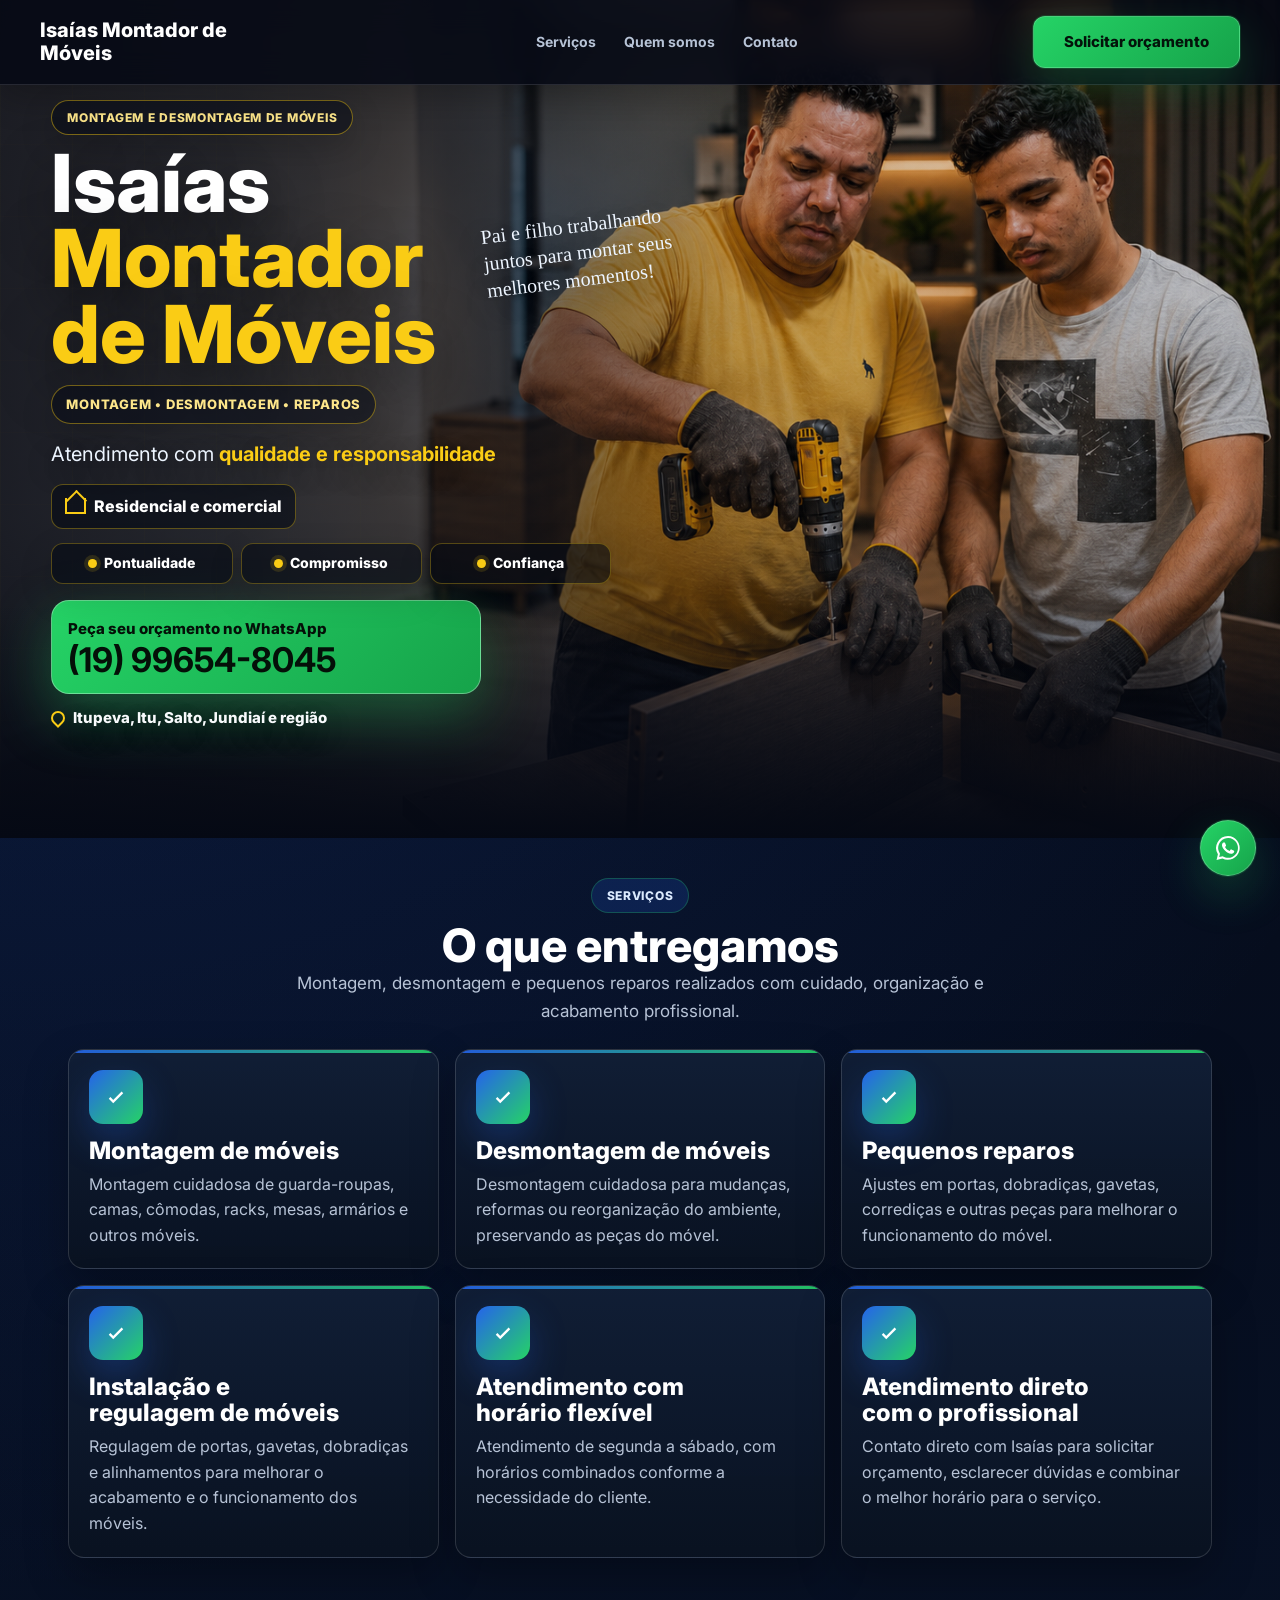
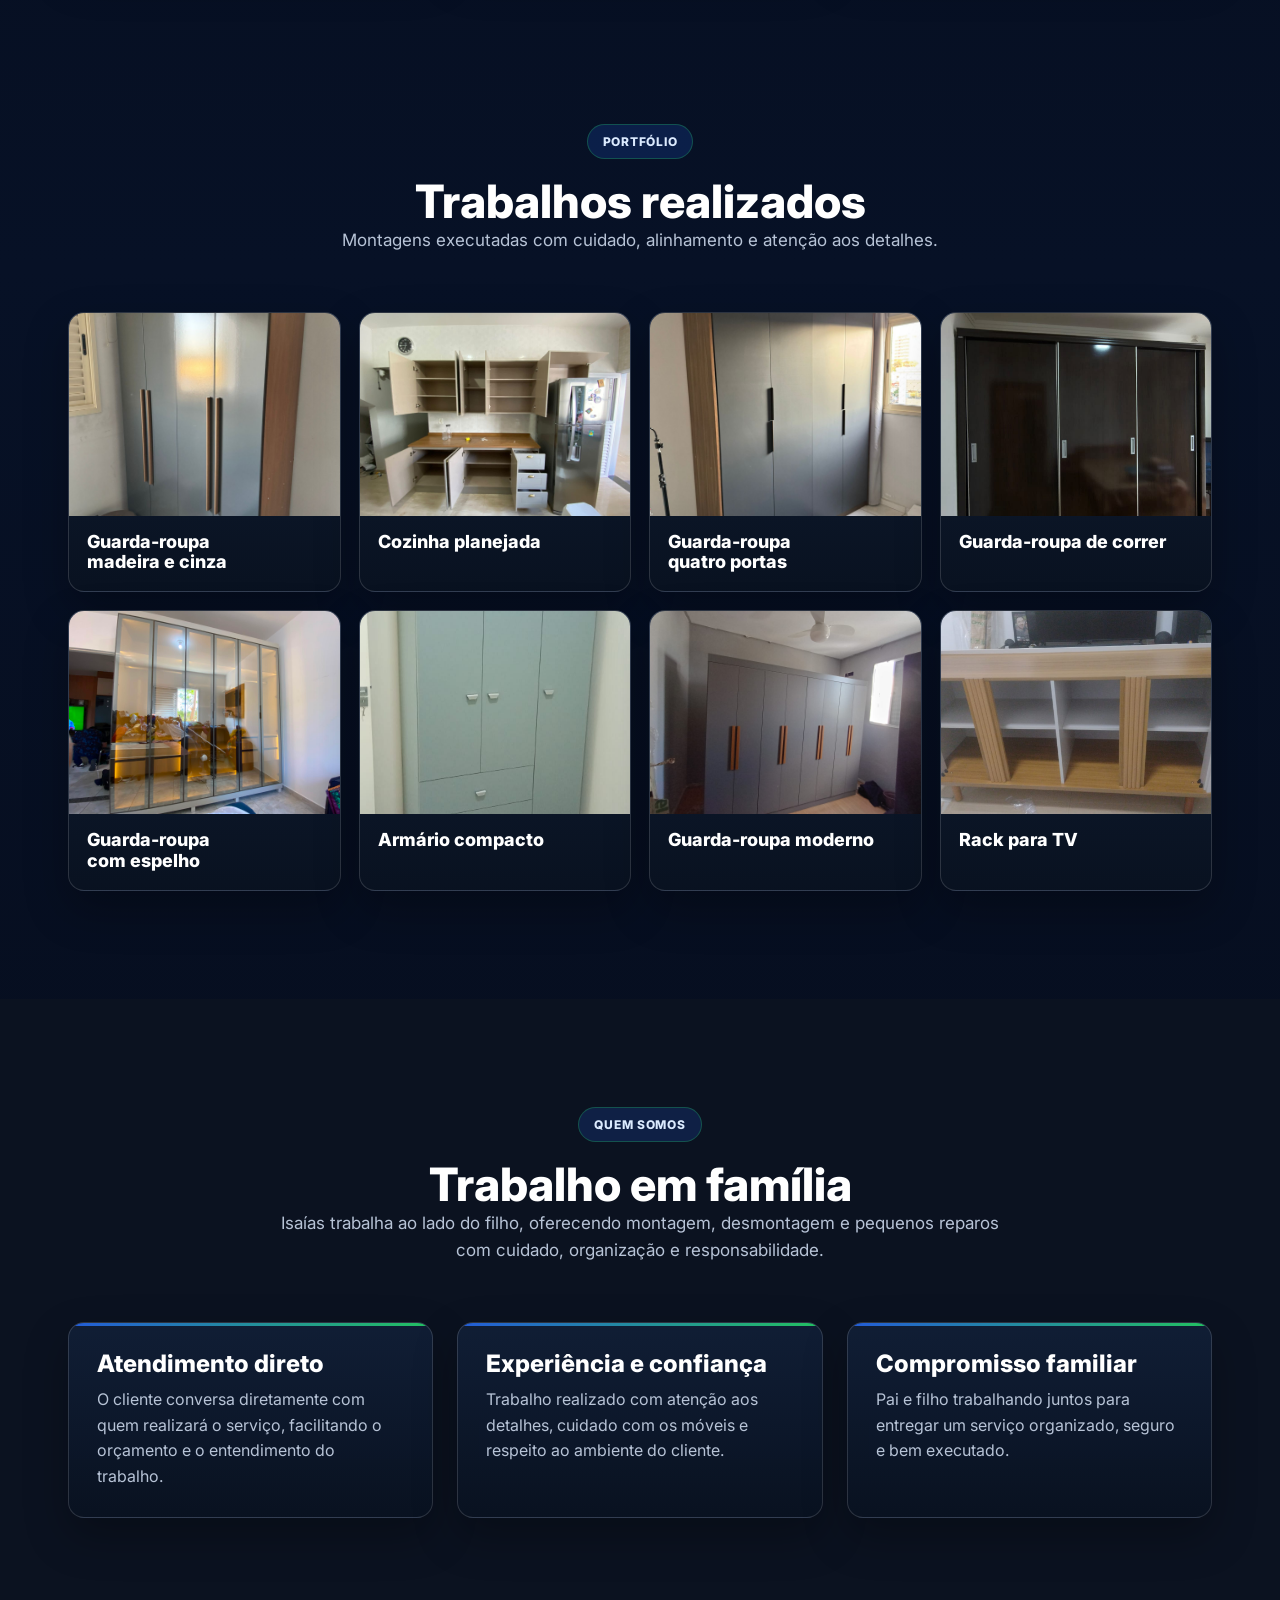
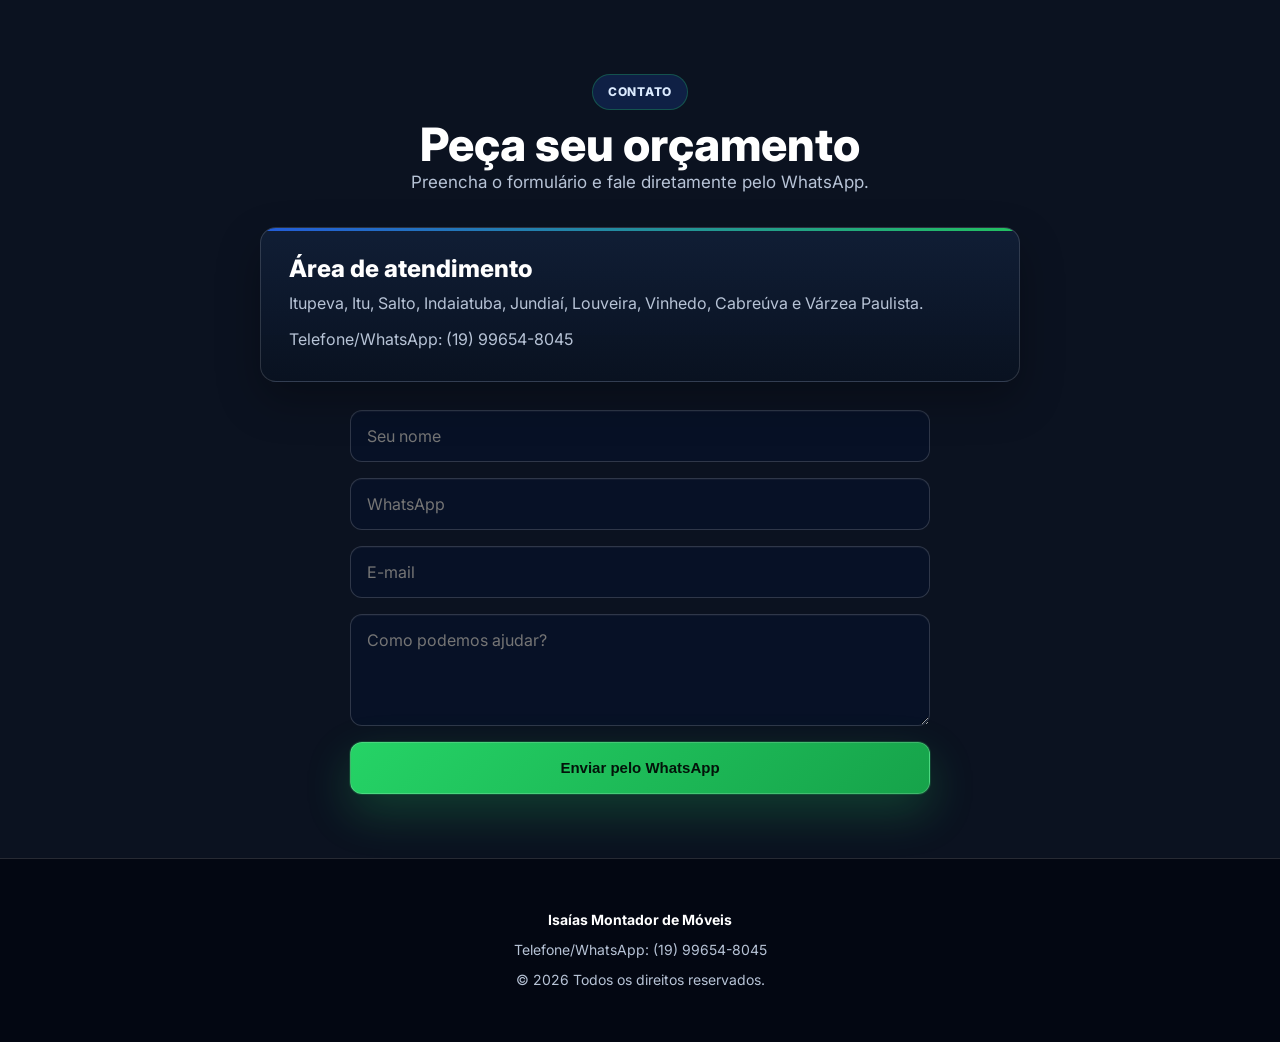
<file: index.html>
<!DOCTYPE html>

<html lang="pt-BR"><head>
<meta charset="UTF-8"><meta name="viewport" content="width=device-width,initial-scale=1">
<title>Isaías Montador de Móveis | Montagem e Desmontagem</title>
<meta name="description" content="Montagem, desmontagem e pequenos reparos em móveis. Atendimento em Itu, Salto, Indaiatuba, Itupeva, Jundiaí, Louveira, Vinhedo, Cabreúva e Várzea Paulista.">
<link rel="preconnect" href="https://fonts.googleapis.com">
<link href="https://fonts.googleapis.com/css2?family=Inter:wght@400;600;700;800&display=swap" rel="stylesheet">
<style>:root{--primary:#0f2f7f;--primary-strong:#061b49;--primary-bright:#2563eb;--secondary:#25D366;--secondary-strong:#16a34a;--bg:#050914;--surface:#0b1220;--text:#f8fafc;--muted:#b7c3d6;--border:rgba(255,255,255,.14);--card:#0d1728;--shadow:0 24px 70px rgba(0,0,0,.38);--glow:0 0 0 1px rgba(37,211,102,.18),0 18px 46px rgba(37,211,102,.24)}
*{box-sizing:border-box;margin:0;padding:0}html{scroll-behavior:smooth;overflow-x:hidden}body{font-family:'Inter',system-ui,-apple-system,sans-serif;background:radial-gradient(circle at top left,rgba(37,99,235,.24),transparent 36%),linear-gradient(180deg,#050914 0%,#071126 44%,#050914 100%);color:var(--text);line-height:1.6;-webkit-font-smoothing:antialiased;overflow-x:hidden;text-rendering:optimizeLegibility}
img{max-width:100%;display:block}a{color:inherit;text-decoration:none}.container{width:100%;max-width:1200px;margin:0 auto;padding:0 clamp(16px,4vw,28px)}
.btn{display:inline-flex;align-items:center;justify-content:center;gap:8px;min-height:52px;padding:15px 30px;border-radius:12px;font-weight:800;font-size:15px;cursor:pointer;border:0;transition:transform .2s,box-shadow .2s,background .2s,border-color .2s;color:#fff;text-align:center;line-height:1.2;white-space:normal}
.btn-primary{background:linear-gradient(135deg,var(--secondary),var(--secondary-strong));color:#03130a;box-shadow:var(--glow);border:1px solid rgba(255,255,255,.18)}
.btn-primary:hover{transform:translateY(-2px);box-shadow:0 0 0 1px rgba(255,255,255,.18),0 22px 60px rgba(37,211,102,.36)}
.btn-outline{background:rgba(255,255,255,.06);color:#fff;border:1px solid rgba(255,255,255,.26);box-shadow:0 12px 32px rgba(0,0,0,.18)}
.btn-outline:hover{border-color:rgba(37,211,102,.62);background:rgba(37,211,102,.08);transform:translateY(-2px)}
.card{position:relative;overflow:hidden;background:linear-gradient(180deg,rgba(17,31,54,.96),rgba(9,18,33,.98));border:1px solid var(--border);border-radius:16px;padding:28px;box-shadow:0 18px 44px rgba(0,0,0,.28);transition:transform .25s,border-color .25s,box-shadow .25s}
.card::before{content:"";position:absolute;inset:0 0 auto;height:3px;background:linear-gradient(90deg,var(--primary-bright),var(--secondary));opacity:.9}
.card:hover{transform:translateY(-5px);border-color:rgba(37,211,102,.38);box-shadow:0 28px 70px rgba(0,0,0,.38)}
h1,h2,h3{font-family:'Inter',sans-serif;font-weight:800;letter-spacing:0;line-height:1.08;color:#fff;text-wrap:balance}
h1{font-size:clamp(34px,7vw,76px);max-width:12ch}h2{font-size:clamp(28px,4vw,46px)}h3{font-size:clamp(20px,2.2vw,24px)}
section{padding:clamp(68px,9vw,108px) 0}section[id]{scroll-margin-top:96px}
.muted{color:var(--muted)}.tag{display:inline-block;padding:7px 15px;border-radius:999px;background:rgba(37,99,235,.18);border:1px solid rgba(37,211,102,.28);font-size:12px;font-weight:800;color:#dbeafe;margin-bottom:18px;text-transform:uppercase;letter-spacing:.06em}
.fade-up{opacity:1;transform:none}
header{position:fixed;top:0;left:0;right:0;z-index:50;backdrop-filter:blur(16px);background:rgba(5,9,20,.86);border-bottom:1px solid rgba(255,255,255,.12);box-shadow:0 12px 34px rgba(0,0,0,.24)}
.nav{display:flex;align-items:center;justify-content:space-between;gap:18px;padding:16px 0}
.logo{font-weight:800;font-size:20px;color:#fff;line-height:1.15;max-width:260px}
.nav ul{display:flex;gap:28px;list-style:none;align-items:center}.nav ul a{font-size:14px;font-weight:700;color:var(--muted);transition:color .2s}.nav ul a:hover{color:#fff}
.hero{position:relative;min-height:92vh;min-height:92svh;display:flex;align-items:center;padding-top:82px;background:linear-gradient(90deg,rgba(5,9,20,.86) 0%,rgba(5,9,20,.68) 35%,rgba(5,9,20,.2) 58%,rgba(5,9,20,.02) 100%),linear-gradient(180deg,rgba(5,9,20,.02),rgba(5,9,20,.08) 62%,rgba(5,9,20,.56)),url('img/pai-filho-montador.png') 68% 42%/cover no-repeat;overflow:hidden}
.hero::before{content:"";position:absolute;inset:0;background:linear-gradient(90deg,rgba(250,204,21,.11) 1px,transparent 1px),linear-gradient(180deg,rgba(250,204,21,.06) 1px,transparent 1px);background-size:72px 72px;opacity:.16;mask-image:linear-gradient(90deg,#000,transparent 58%);pointer-events:none}
.hero::after{content:"";position:absolute;inset:auto 0 0;height:28%;background:linear-gradient(180deg,transparent,var(--bg));pointer-events:none}
.hero .container{position:relative;z-index:1;display:block}
.hero-note{position:absolute;top:22%;left:37%;width:220px;max-width:300px;color:#fff;font-family:"Brush Script MT","Segoe Script",cursive;font-size:clamp(21px,2vw,29px);line-height:1.35;text-align:left;text-shadow:0 8px 24px rgba(0,0,0,.46);transform:rotate(-7deg);transform-origin:left center;margin:0;z-index:6}
.hero-copy{width:min(100%,620px);min-width:0}
.hero .tag{width:fit-content;max-width:100%;margin-bottom:10px;border-color:rgba(250,204,21,.46);background:rgba(5,9,20,.5);color:#fde68a;box-shadow:0 12px 34px rgba(0,0,0,.18)}
.hero h1{font-size:clamp(44px,6.4vw,80px);line-height:.94;max-width:680px;margin-bottom:14px;color:#fff;background:none;-webkit-text-fill-color:initial;text-shadow:0 18px 52px rgba(0,0,0,.5)}
.hero h1 span{display:block;color:#facc15}
.hero-kicker{display:inline-flex;align-items:center;width:fit-content;max-width:100%;margin-bottom:14px;padding:8px 14px;border-radius:999px;background:rgba(5,9,20,.5);border:1px solid rgba(250,204,21,.42);color:#fde68a;font-size:13px;font-weight:800;letter-spacing:.06em;text-transform:uppercase;box-shadow:0 12px 34px rgba(0,0,0,.16)}
.hero p{font-size:clamp(17px,1.9vw,20px);color:#edf5ff;max-width:600px;margin-bottom:14px;text-shadow:0 10px 30px rgba(0,0,0,.48)}
.hero-line strong{color:#facc15}
.hero-residential{position:relative;display:inline-flex;align-items:center;gap:8px;width:fit-content;max-width:100%;margin:0 0 14px;padding:9px 13px;border-radius:12px;background:rgba(5,9,20,.58);border:1px solid rgba(250,204,21,.34);color:#fff;font-weight:800}
.hero-residential::before{content:"";width:17px;height:14px;display:inline-block;border:2px solid #facc15;border-top:0;position:relative}
.hero-residential::after{content:"";width:13px;height:13px;border-left:2px solid #facc15;border-top:2px solid #facc15;position:absolute;left:17px;top:8px;transform:rotate(45deg)}
.hero-trust{display:grid;grid-template-columns:repeat(3,minmax(0,1fr));gap:8px;max-width:560px;margin:0 0 16px}
.hero-trust span{display:flex;align-items:center;justify-content:center;gap:7px;min-height:38px;padding:8px 10px;border-radius:12px;background:rgba(5,9,20,.58);border:1px solid rgba(250,204,21,.3);color:#fff;font-size:14px;font-weight:800;box-shadow:0 12px 34px rgba(0,0,0,.15)}
.hero-trust span::before{content:"";width:9px;height:9px;border-radius:50%;background:#facc15;box-shadow:0 0 0 4px rgba(250,204,21,.13)}
.hero-whatsapp{display:block;max-width:430px;margin-bottom:12px;padding:16px;border-radius:18px;background:linear-gradient(135deg,#25D366,#16a34a);color:#041008;border:1px solid rgba(255,255,255,.32);box-shadow:0 22px 58px rgba(37,211,102,.34);font-weight:800}
.hero-whatsapp:hover{transform:translateY(-2px);box-shadow:0 28px 70px rgba(37,211,102,.42)}
.hero-whatsapp span{display:block;font-size:15px}.hero-whatsapp strong{display:block;margin-top:2px;font-size:clamp(24px,3vw,34px);line-height:1}
.hero-cities{font-size:15px!important;color:#f8fafc!important;margin-bottom:0!important;font-weight:800}
.hero-cities::before{content:"";display:inline-block;width:10px;height:10px;margin-right:8px;border-radius:50% 50% 50% 0;border:2px solid #facc15;transform:rotate(-45deg);vertical-align:middle}
.hero-media,.hero-image{display:none}
.cta-row{display:flex;gap:14px;flex-wrap:wrap;align-items:center}
.grid-3{display:grid;grid-template-columns:repeat(auto-fit,minmax(min(100%,280px),1fr));gap:24px}
.section-head{text-align:center;max-width:720px;margin:0 auto 58px}
.section-head p{font-size:17px}
.portfolio-grid{display:grid;grid-template-columns:repeat(4,minmax(0,1fr));gap:18px}
.portfolio-item{display:block;overflow:hidden;background:linear-gradient(180deg,rgba(17,31,54,.96),rgba(9,18,33,.98));border:1px solid var(--border);border-radius:16px;box-shadow:0 18px 44px rgba(0,0,0,.28);transition:transform .25s,border-color .25s,box-shadow .25s}
.portfolio-item:hover{transform:translateY(-5px);border-color:rgba(37,211,102,.38);box-shadow:0 28px 70px rgba(0,0,0,.38)}
.portfolio-item img{width:100%;aspect-ratio:4/3;object-fit:cover;background:#071126}
.portfolio-item h3{padding:16px 18px 18px;font-size:18px;line-height:1.16}
.icon-circle{width:54px;height:54px;border-radius:14px;background:linear-gradient(135deg,var(--primary-bright),var(--secondary));display:flex;align-items:center;justify-content:center;margin-bottom:20px;box-shadow:0 16px 36px rgba(37,99,235,.28)}
.team-card{text-align:center}.team-card img{width:140px;height:140px;border-radius:50%;margin:0 auto 16px;object-fit:cover;border:3px solid var(--border)}
form{display:grid;gap:16px;max-width:580px;margin:0 auto}input,textarea,select{width:100%;padding:15px 16px;background:#071126;border:1px solid rgba(255,255,255,.16);border-radius:12px;color:#fff;font-size:16px;font-family:inherit;box-shadow:inset 0 1px 0 rgba(255,255,255,.04)}input:focus,textarea:focus{outline:none;border-color:var(--secondary);box-shadow:0 0 0 4px rgba(37,211,102,.14)}
footer{background:#030712;padding:50px 0;border-top:1px solid var(--border);text-align:center;color:var(--muted);font-size:14px}
.wa{position:fixed;bottom:24px;right:24px;width:56px;height:56px;border-radius:50%;background:linear-gradient(135deg,var(--secondary),var(--secondary-strong));display:flex;align-items:center;justify-content:center;box-shadow:var(--glow);z-index:60;border:1px solid rgba(255,255,255,.22)}
.wa svg{width:30px;height:30px;display:block;fill:#fff}
@media(max-width:991px){.hero-note{position:static;width:100%;max-width:360px;margin-top:16px}}
@media(max-width:1024px){.portfolio-grid{grid-template-columns:repeat(2,minmax(0,1fr))}}
@media(max-width:768px){section{padding:64px 0}section[id]{scroll-margin-top:86px}.nav{align-items:flex-start;gap:12px}.nav ul{display:none}.logo{font-size:18px;max-width:170px}.nav .btn{min-height:46px;padding:12px 15px;font-size:13px;border-radius:10px}.hero{min-height:auto;padding:118px 0 66px;align-items:flex-start;background:linear-gradient(180deg,rgba(5,9,20,.84),rgba(5,9,20,.6) 48%,rgba(5,9,20,.88)),url('img/pai-filho-montador.png') 66% center/cover no-repeat}.hero::before{opacity:.1}.hero::after{height:22%}.hero-note{transform:none}.hero-copy{width:100%}.hero h1{font-size:clamp(38px,11vw,56px);max-width:100%;margin-bottom:10px}.hero p{font-size:16px;margin-bottom:14px}.hero-trust{grid-template-columns:1fr;gap:8px;margin-bottom:14px}.hero-whatsapp{max-width:none;padding:15px}.cta-row{display:grid;grid-template-columns:1fr;gap:12px}.cta-row .btn{width:100%;min-height:54px}.grid-3{grid-template-columns:1fr;gap:18px}.card{padding:24px}.section-head{margin-bottom:38px}.wa{width:56px;height:56px;right:16px;bottom:16px}}
@media(max-width:640px){.portfolio-grid{grid-template-columns:1fr}}
@media(max-width:414px){.container{padding:0 16px}.hero{padding-top:120px;background-position:64% center}.hero-kicker{font-size:12px;white-space:normal}.btn{width:100%;min-height:54px;padding:14px 18px;font-size:15px}.nav .btn{width:auto;max-width:148px;min-height:44px;padding:10px 12px;font-size:12px}.logo{max-width:150px;font-size:17px}h2{font-size:30px}h3{font-size:21px}.card{padding:22px}.icon-circle{width:50px;height:50px}.section-head p{font-size:16px}}
@media(max-width:360px){.container{padding:0 14px}.nav{gap:8px}.logo{max-width:132px;font-size:16px}.nav .btn{max-width:136px;font-size:12px;padding:10px}.hero{padding-top:116px}.hero h1{font-size:36px}.hero p{font-size:16px}.card{padding:20px}.wa{width:56px;height:56px}}
@media(min-width:769px){#servicos{scroll-margin-top:72px;padding:40px 0 58px}#servicos .section-head{margin-bottom:24px}#servicos .tag{margin-bottom:8px}#servicos .grid-3{gap:16px}#servicos .card{padding:20px;display:flex;flex-direction:column}#servicos .icon-circle{margin-bottom:14px}#servicos .card p{margin-top:8px!important}#contato{scroll-margin-top:72px;padding:48px 0 64px}#contato .section-head{margin-bottom:30px}#contato .tag{margin-bottom:10px}}
@media(max-width:768px){#servicos{padding:64px 0}#servicos .section-head{margin-bottom:38px}#servicos .grid-3{gap:18px}}
@media(min-width:1200px){.hero-copy{margin-left:calc(4vw - ((100vw - 1200px) / 2 + 28px));padding-left:0}.hero .tag{margin-top:18px}}
</style></head>
<body><!-- obs:Crie um site premium e moderno para &quot;Isaías Montador de Móveis&quot;, focado em gerar pedidos de orçamento pelo WhatsApp.

Objetivo principal:Converter visitantes em clientes.

Telefone/WhatsApp:(19) 996 -->

<header><div class="container nav">
<div class="logo">Isaías Montador de Móveis</div>
<ul><li><a href="#servicos">Serviços</a></li><li><a href="#equipe">Quem somos</a></li><li><a href="#contato">Contato</a></li></ul>
<a href="https://wa.me/5519996548045?text=Olá%20Isaías!%20Gostaria%20de%20solicitar%20um%20orçamento%20para%20montagem%20de%20móveis." target="_blank" rel="noopener noreferrer" class="btn btn-primary">Solicitar orçamento</a>
</div></header>

<section class="hero"><div class="container">
<div class="hero-copy">
<span class="tag">Montagem e desmontagem de móveis</span>
<h1>Isaías <span>Montador de Móveis</span></h1>
<p class="hero-note">Pai e filho trabalhando juntos para montar seus melhores momentos!</p>
<span class="hero-kicker">Montagem • Desmontagem • Reparos</span>
<p class="hero-line">Atendimento com <strong>qualidade e responsabilidade</strong></p>
<span class="hero-residential">Residencial e comercial</span>
<div class="hero-trust">
    <span>Pontualidade</span>
    <span>Compromisso</span>
    <span>Confiança</span>
</div>
<a href="https://wa.me/5519996548045?text=Olá%20Isaías!%20Gostaria%20de%20solicitar%20um%20orçamento%20para%20montagem%20de%20móveis." target="_blank" rel="noopener noreferrer" class="hero-whatsapp">
    <span>Peça seu orçamento no WhatsApp</span>
    <strong>(19) 99654-8045</strong>
</a>
<p class="hero-cities">Itupeva, Itu, Salto, Jundiaí e região</p>
</div>
</div></section>

<section id="servicos"><div class="container">
<div class="section-head fade-up"><span class="tag">Serviços</span><h2>O que entregamos</h2><p class="muted">Montagem, desmontagem e pequenos reparos realizados com cuidado, organização e acabamento profissional.</p></div>
<div class="grid-3">
<div class="card fade-up"><div class="icon-circle"><svg width="22" height="22" viewBox="0 0 24 24" fill="none" stroke="#fff" stroke-width="2.5"><path d="M5 13l4 4L19 7"/></svg></div><h3>Montagem de móveis</h3><p class="muted" style="margin-top:10px">Montagem cuidadosa de guarda-roupas, camas, cômodas, racks, mesas, armários e outros móveis.</p></div><div class="card fade-up"><div class="icon-circle"><svg width="22" height="22" viewBox="0 0 24 24" fill="none" stroke="#fff" stroke-width="2.5"><path d="M5 13l4 4L19 7"/></svg></div><h3>Desmontagem de móveis</h3><p class="muted" style="margin-top:10px">
Desmontagem cuidadosa para mudanças, reformas ou reorganização do ambiente, preservando as peças do móvel.</p></div><div class="card fade-up"><div class="icon-circle"><svg width="22" height="22" viewBox="0 0 24 24" fill="none" stroke="#fff" stroke-width="2.5"><path d="M5 13l4 4L19 7"/></svg></div><h3>Pequenos reparos</h3><p class="muted" style="margin-top:10px">Ajustes em portas, dobradiças, gavetas, corrediças e outras peças para melhorar o funcionamento do móvel.</p></div><div class="card fade-up"><div class="icon-circle"><svg width="22" height="22" viewBox="0 0 24 24" fill="none" stroke="#fff" stroke-width="2.5"><path d="M5 13l4 4L19 7"/></svg></div><h3>Instalação e regulagem de móveis</h3><p class="muted" style="margin-top:10px">Regulagem de portas, gavetas, dobradiças e alinhamentos para melhorar o acabamento e o funcionamento dos móveis.</p></div><div class="card fade-up"><div class="icon-circle"><svg width="22" height="22" viewBox="0 0 24 24" fill="none" stroke="#fff" stroke-width="2.5"><path d="M5 13l4 4L19 7"/></svg></div><h3>Atendimento com horário flexível</h3><p class="muted" style="margin-top:10px">Atendimento de segunda a sábado, com horários combinados conforme a necessidade do cliente.</p></div><div class="card fade-up"><div class="icon-circle"><svg width="22" height="22" viewBox="0 0 24 24" fill="none" stroke="#fff" stroke-width="2.5"><path d="M5 13l4 4L19 7"/></svg></div><h3>Atendimento direto com o profissional</h3><p class="muted" style="margin-top:10px">Contato direto com Isaías para solicitar orçamento, esclarecer dúvidas e combinar o melhor horário para o serviço.</p></div>
</div></div></section>

<section id="portfolio"><div class="container">
<div class="section-head fade-up"><span class="tag">Portfólio</span><h2>Trabalhos realizados</h2><p class="muted">Montagens executadas com cuidado, alinhamento e atenção aos detalhes.</p></div>
<div class="portfolio-grid">
<a class="portfolio-item fade-up" href="img/portfolio/trabalho-armario-compacto.jpeg" target="_blank" rel="noopener noreferrer"><img src="img/portfolio/trabalho-armario-compacto.jpeg" alt="Guarda-roupa madeira e cinza montado"><h3>Guarda-roupa madeira e cinza</h3></a>
<a class="portfolio-item fade-up" href="img/portfolio/trabalho-cozinha-planejada.jpg" target="_blank" rel="noopener noreferrer"><img src="img/portfolio/trabalho-cozinha-planejada.jpg" alt="Cozinha planejada montada com cuidado nos detalhes"><h3>Cozinha planejada</h3></a>
<a class="portfolio-item fade-up" href="img/portfolio/trabalho-guarda-roupa-quatro-portas.jpeg" target="_blank" rel="noopener noreferrer"><img src="img/portfolio/trabalho-guarda-roupa-quatro-portas.jpeg" alt="Guarda-roupa quatro portas montado"><h3>Guarda-roupa quatro portas</h3></a>
<a class="portfolio-item fade-up" href="img/portfolio/trabalho-guarda-roupa-correr.jpeg" target="_blank" rel="noopener noreferrer"><img src="img/portfolio/trabalho-guarda-roupa-correr.jpeg" alt="Guarda-roupa de correr montado e alinhado"><h3>Guarda-roupa de correr</h3></a>
<a class="portfolio-item fade-up" href="img/portfolio/trabalho-guarda-roupa-espelho.jpeg" target="_blank" rel="noopener noreferrer"><img src="img/portfolio/trabalho-guarda-roupa-espelho.jpeg" alt="Guarda-roupa com espelho montado com acabamento cuidadoso"><h3>Guarda-roupa com espelho</h3></a>
<a class="portfolio-item fade-up" href="img/portfolio/trabalho-guarda-roupa-madeira-cinza.jpeg" target="_blank" rel="noopener noreferrer"><img src="img/portfolio/trabalho-guarda-roupa-madeira-cinza.jpeg" alt="Armário compacto montado com acabamento alinhado"><h3>Armário compacto</h3></a>
<a class="portfolio-item fade-up" href="img/portfolio/trabalho-guarda-roupa-moderno.jpeg" target="_blank" rel="noopener noreferrer"><img src="img/portfolio/trabalho-guarda-roupa-moderno.jpeg" alt="Guarda-roupa moderno montado com cuidado"><h3>Guarda-roupa moderno</h3></a>
<a class="portfolio-item fade-up" href="img/portfolio/trabalho-rack-tv.jpeg" target="_blank" rel="noopener noreferrer"><img src="img/portfolio/trabalho-rack-tv.jpeg" alt="Rack para TV montado com alinhamento"><h3>Rack para TV</h3></a>
</div>
</div></section>

<section id="equipe" style="background:var(--surface)">
    <div class="container">

        <div class="section-head fade-up">
            <span class="tag">Quem somos</span>

            <h2>Trabalho em família</h2>

            <p class="muted">
                Isaías trabalha ao lado do filho, oferecendo montagem,
                desmontagem e pequenos reparos com cuidado, organização
                e responsabilidade.
            </p>
        </div>

        <div class="grid-3">

            <div class="card fade-up">
                <h3>Atendimento direto</h3>

                <p class="muted" style="margin-top:10px">
                    O cliente conversa diretamente com quem realizará o serviço,
                    facilitando o orçamento e o entendimento do trabalho.
                </p>
            </div>

            <div class="card fade-up">
                <h3>Experiência e confiança</h3>

                <p class="muted" style="margin-top:10px">
                    Trabalho realizado com atenção aos detalhes, cuidado com os
                    móveis e respeito ao ambiente do cliente.
                </p>
            </div>

            <div class="card fade-up">
                <h3>Compromisso familiar</h3>

                <p class="muted" style="margin-top:10px">
                    Pai e filho trabalhando juntos para entregar um serviço
                    organizado, seguro e bem executado.
                </p>
            </div>

        </div>

    </div>
</section>



<section id="contato" style="background:var(--surface)">
    <div class="container">
        <div class="section-head fade-up">
            <span class="tag">Contato</span>
            <h2>Peça seu orçamento</h2>
            <p class="muted">Preencha o formulário e fale diretamente pelo WhatsApp.</p>
        </div>

        <div class="card fade-up" style="max-width:760px;margin:0 auto 28px;">
            <h3>Área de atendimento</h3>
            <p class="muted" style="margin-top:10px">
                Itupeva, Itu, Salto, Indaiatuba, Jundiaí, Louveira, Vinhedo, Cabreúva e Várzea Paulista.
            </p>
            <p class="muted" style="margin-top:10px">
                Telefone/WhatsApp: (19) 99654-8045
            </p>
        </div>

        <form id="orcamento-form">
            <input name="nome" placeholder="Seu nome" required>
            <input name="telefone" placeholder="WhatsApp" required>
            <input name="email" type="email" placeholder="E-mail">
            <textarea name="msg" rows="4" placeholder="Como podemos ajudar?"></textarea>

            <button type="submit" class="btn btn-primary" style="justify-content:center">
                Enviar pelo WhatsApp
            </button>
        </form>
    </div>
</section>

<footer>
    <div class="container">
        <p>
            <strong style="color: #fff;">Isaías Montador de Móveis</strong>
        </p>
        <p style="margin-top: 8px;">
            Telefone/WhatsApp: (19) 99654-8045
        </p>
        <p style="margin-top: 8px;">
            © 2026 Todos os direitos reservados.
        </p>
    </div>
</footer>

<a
    href="https://wa.me/5519996548045?text=Ol%C3%A1%20Isa%C3%ADas!%20Gostaria%20de%20solicitar%20um%20or%C3%A7amento%20para%20montagem%20de%20m%C3%B3veis."
    target="_blank"
    rel="noopener noreferrer"
    class="wa"
    aria-label="Falar com Isaías pelo WhatsApp"
>
    <svg viewBox="0 0 32 32" aria-hidden="true" focusable="false">
        <path d="M16.02 3.2A12.72 12.72 0 0 0 5.23 22.65L3.8 28.8l6.3-1.48A12.72 12.72 0 1 0 16.02 3.2Zm0 23.28c-1.94 0-3.74-.53-5.3-1.45l-.38-.22-3.74.88.84-3.66-.25-.38a10.56 10.56 0 1 1 8.83 4.83Zm5.8-7.9c-.32-.16-1.88-.93-2.17-1.04-.29-.1-.5-.16-.71.16-.21.32-.82 1.04-1 1.25-.18.21-.37.24-.69.08-.32-.16-1.34-.49-2.55-1.57-.94-.84-1.58-1.88-1.76-2.2-.18-.32-.02-.49.14-.65.14-.14.32-.37.48-.56.16-.18.21-.32.32-.53.1-.21.05-.4-.03-.56-.08-.16-.71-1.7-.97-2.33-.26-.61-.52-.53-.71-.54h-.61c-.21 0-.56.08-.85.4-.29.32-1.12 1.09-1.12 2.66 0 1.57 1.15 3.08 1.31 3.29.16.21 2.26 3.45 5.48 4.84.77.33 1.36.53 1.83.68.77.24 1.47.21 2.02.13.62-.09 1.88-.77 2.15-1.51.26-.74.26-1.38.18-1.51-.08-.13-.29-.21-.61-.37Z"/>
    </svg>
</a>

<script src="js/script.js"></script>

</body>
</html>
</file>
